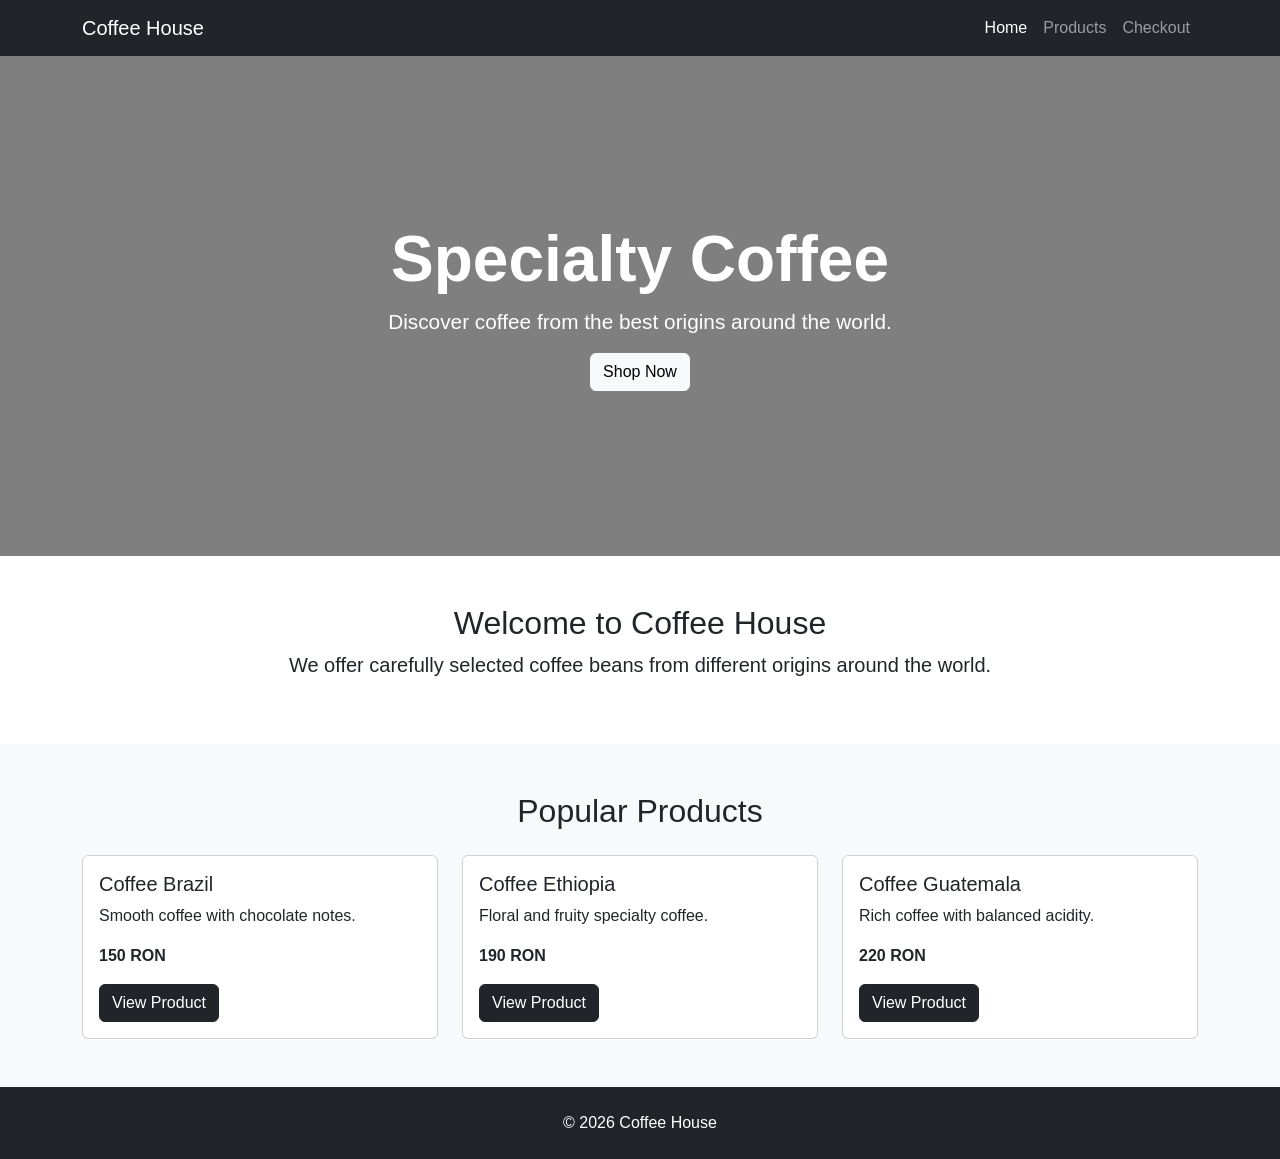
<file: index.html>
<!DOCTYPE html>
<html lang="en">
<head>
    <meta charset="UTF-8">
    <meta name="viewport" content="width=device-width, initial-scale=1.0">

    <title>Coffee House</title>

    <!-- Bootstrap 5 -->
    <link
        href="https://cdn.jsdelivr.net/npm/bootstrap@5.3.3/dist/css/bootstrap.min.css"
        rel="stylesheet"
    >

    <!-- CSS propriu -->
    <link rel="stylesheet" href="css/style.css">
</head>

<body>

    <!-- NAVBAR -->
    <nav class="navbar navbar-expand-lg navbar-dark bg-dark">
        <div class="container">

            <a class="navbar-brand" href="index.html">
                Coffee House
            </a>

            <button
                class="navbar-toggler"
                type="button"
                data-bs-toggle="collapse"
                data-bs-target="#navbarNav"
            >
                <span class="navbar-toggler-icon"></span>
            </button>

            <div class="collapse navbar-collapse" id="navbarNav">

                <ul class="navbar-nav ms-auto">

                    <li class="nav-item">
                        <a class="nav-link active" href="index.html">
                            Home
                        </a>
                    </li>

                    <li class="nav-item">
                        <a class="nav-link" href="products.html">
                            Products
                        </a>
                    </li>

                    <li class="nav-item">
                        <a class="nav-link" href="checkout.html">
                            Checkout
                        </a>
                    </li>

                </ul>

            </div>
        </div>
    </nav>


    <!-- HERO -->
    <section class="hero">

        <div class="container text-center">

            <h1>Specialty Coffee</h1>

            <p>
                Discover coffee from the best origins around the world.
            </p>

            <a href="products.html" class="btn btn-light">
                Shop Now
            </a>

        </div>

    </section>


    <!-- ABOUT -->
    <section class="py-5">

        <div class="container text-center">

            <h2>Welcome to Coffee House</h2>

            <p class="lead">
                We offer carefully selected coffee beans from
                different origins around the world.
            </p>

        </div>

    </section>


    <!-- PRODUCTS -->
    <section class="py-5 bg-light">

        <div class="container">

            <h2 class="text-center mb-4">
                Popular Products
            </h2>

            <div class="row g-4">

                <div class="col-12 col-md-6 col-lg-4">

                    <div class="card h-100">

                        <div class="card-body">

                            <h5 class="card-title">
                                Coffee Brazil
                            </h5>

                            <p class="card-text">
                                Smooth coffee with chocolate notes.
                            </p>

                            <p class="fw-bold">
                                150 RON
                            </p>

                            <a
                                href="products.html"
                                class="btn btn-dark"
                            >
                                View Product
                            </a>

                        </div>

                    </div>

                </div>


                <div class="col-12 col-md-6 col-lg-4">

                    <div class="card h-100">

                        <div class="card-body">

                            <h5 class="card-title">
                                Coffee Ethiopia
                            </h5>

                            <p class="card-text">
                                Floral and fruity specialty coffee.
                            </p>

                            <p class="fw-bold">
                                190 RON
                            </p>

                            <a
                                href="products.html"
                                class="btn btn-dark"
                            >
                                View Product
                            </a>

                        </div>

                    </div>

                </div>


                <div class="col-12 col-md-6 col-lg-4">

                    <div class="card h-100">

                        <div class="card-body">

                            <h5 class="card-title">
                                Coffee Guatemala
                            </h5>

                            <p class="card-text">
                                Rich coffee with balanced acidity.
                            </p>

                            <p class="fw-bold">
                                220 RON
                            </p>

                            <a
                                href="products.html"
                                class="btn btn-dark"
                            >
                                View Product
                            </a>

                        </div>

                    </div>

                </div>

            </div>

        </div>

    </section>


    <!-- FOOTER -->
    <footer class="bg-dark text-white text-center py-4">

        <p class="mb-0">
            © 2026 Coffee House
        </p>

    </footer>


    <!-- Bootstrap JavaScript -->
    <script
        src="https://cdn.jsdelivr.net/npm/bootstrap@5.3.3/dist/js/bootstrap.bundle.min.js">
    </script>

</body>
</html>
</file>
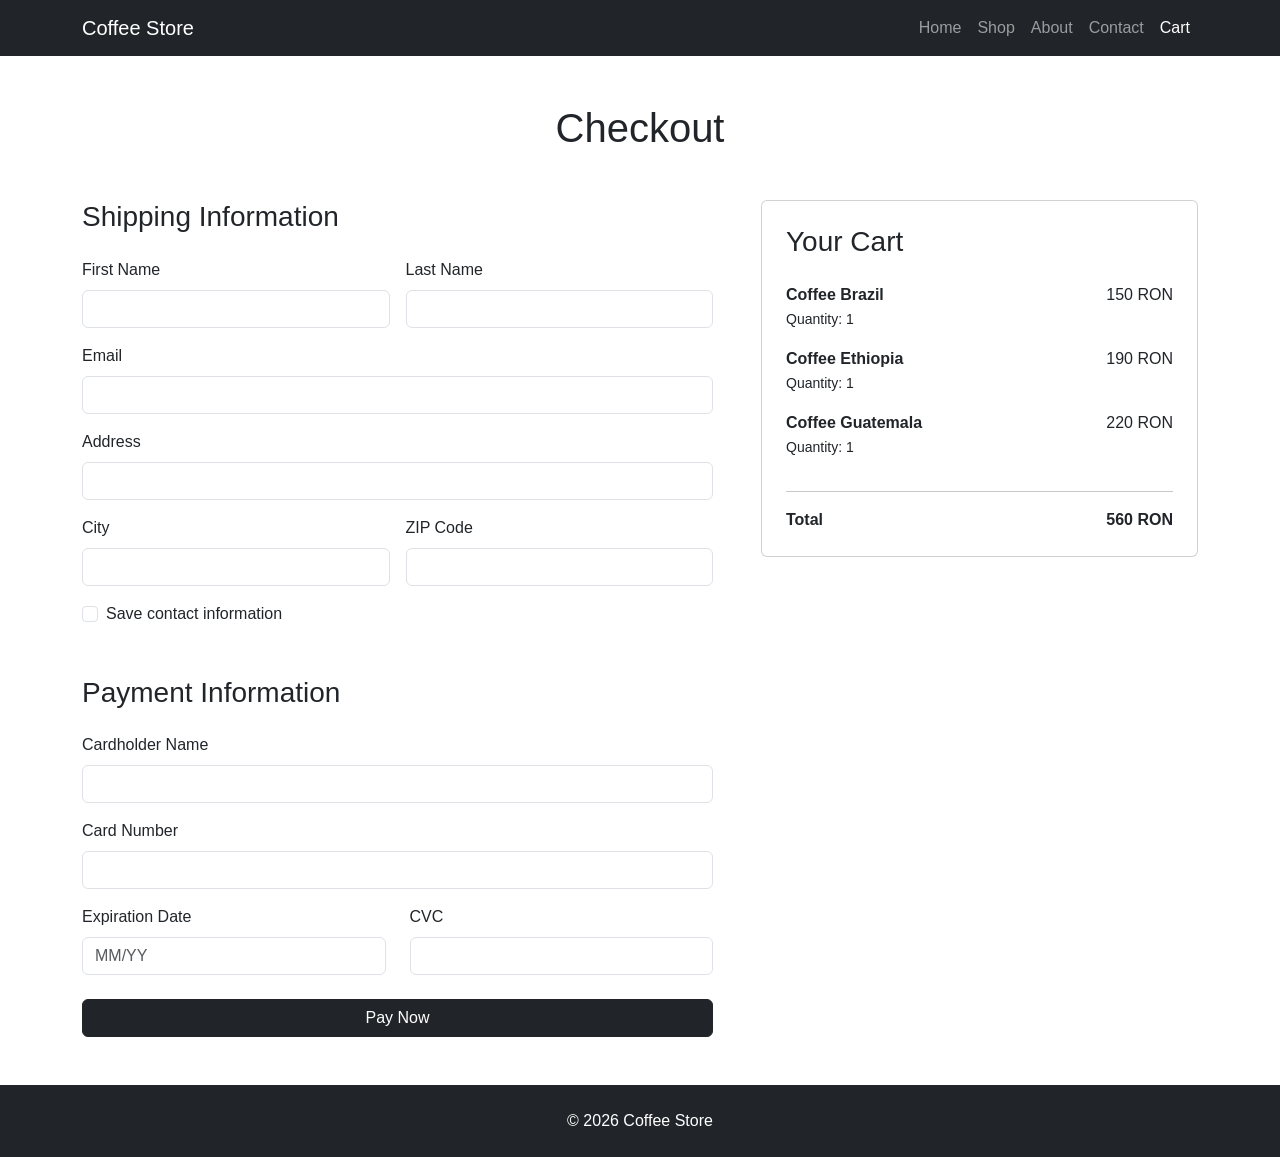
<file: checkout.html>
<!DOCTYPE html>
<html lang="en">
  <head>
    <meta charset="UTF-8" />
    <meta name="viewport" content="width=device-width, initial-scale=1.0" />

    <link
      href="https://cdn.jsdelivr.net/npm/bootstrap@5.3.3/dist/css/bootstrap.min.css"
      rel="stylesheet"
    />

    <link rel="stylesheet" href="css/style.css" />

    <title>Checkout - Coffee Store</title>
  </head>

  <body>
    <!-- Header -->
    <header>
      <nav class="navbar navbar-expand-lg navbar-dark bg-dark">
        <div class="container">
          <a class="navbar-brand" href="index.html">
            Coffee Store
          </a>

          <button
            class="navbar-toggler"
            type="button"
            data-bs-toggle="collapse"
            data-bs-target="#mainNavbar"
          >
            <span class="navbar-toggler-icon"></span>
          </button>

          <div class="collapse navbar-collapse" id="mainNavbar">
            <ul class="navbar-nav ms-auto">
              <li class="nav-item">
                <a class="nav-link" href="index.html">Home</a>
              </li>

              <li class="nav-item">
                <a class="nav-link" href="products.html">Shop</a>
              </li>

              <li class="nav-item">
                <a class="nav-link" href="#">About</a>
              </li>

              <li class="nav-item">
                <a class="nav-link" href="#">Contact</a>
              </li>

              <li class="nav-item">
                <a class="nav-link active" href="checkout.html">Cart</a>
              </li>
            </ul>
          </div>
        </div>
      </nav>
    </header>

    <!-- Main -->
    <main>
      <section class="container py-5">
        <h1 class="text-center mb-5">Checkout</h1>

        <div class="row g-5">

          <!-- Customer information -->
          <div class="col-12 col-lg-7">

            <h3 class="mb-4">Shipping Information</h3>

            <form>
              <div class="row g-3">

                <div class="col-md-6">
                  <label for="firstName" class="form-label">
                    First Name
                  </label>

                  <input
                    type="text"
                    class="form-control"
                    id="firstName"
                  />
                </div>

                <div class="col-md-6">
                  <label for="lastName" class="form-label">
                    Last Name
                  </label>

                  <input
                    type="text"
                    class="form-control"
                    id="lastName"
                  />
                </div>

                <div class="col-12">
                  <label for="email" class="form-label">
                    Email
                  </label>

                  <input
                    type="email"
                    class="form-control"
                    id="email"
                  />
                </div>

                <div class="col-12">
                  <label for="address" class="form-label">
                    Address
                  </label>

                  <input
                    type="text"
                    class="form-control"
                    id="address"
                  />
                </div>

                <div class="col-md-6">
                  <label for="city" class="form-label">
                    City
                  </label>

                  <input
                    type="text"
                    class="form-control"
                    id="city"
                  />
                </div>

                <div class="col-md-6">
                  <label for="zip" class="form-label">
                    ZIP Code
                  </label>

                  <input
                    type="text"
                    class="form-control"
                    id="zip"
                  />
                </div>

                <div class="col-12">
                  <div class="form-check">
                    <input
                      class="form-check-input"
                      type="checkbox"
                      id="saveInfo"
                    />

                    <label
                      class="form-check-label"
                      for="saveInfo"
                    >
                      Save contact information
                    </label>
                  </div>
                </div>

              </div>
            </form>

            <!-- Payment -->
            <h3 class="mt-5 mb-4">Payment Information</h3>

            <form>
              <div class="mb-3">
                <label for="cardName" class="form-label">
                  Cardholder Name
                </label>

                <input
                  type="text"
                  class="form-control"
                  id="cardName"
                />
              </div>

              <div class="mb-3">
                <label for="cardNumber" class="form-label">
                  Card Number
                </label>

                <input
                  type="text"
                  class="form-control"
                  id="cardNumber"
                />
              </div>

              <div class="row">
                <div class="col-md-6">
                  <label for="expiration" class="form-label">
                    Expiration Date
                  </label>

                  <input
                    type="text"
                    class="form-control"
                    id="expiration"
                    placeholder="MM/YY"
                  />
                </div>

                <div class="col-md-6">
                  <label for="cvc" class="form-label">
                    CVC
                  </label>

                  <input
                    type="text"
                    class="form-control"
                    id="cvc"
                  />
                </div>
              </div>

              <button
                type="submit"
                class="btn btn-dark w-100 mt-4"
              >
                Pay Now
              </button>
            </form>

          </div>

          <!-- Order summary -->
          <div class="col-12 col-lg-5">

            <div class="card p-4">

              <h3 class="mb-4">Your Cart</h3>

              <div class="d-flex justify-content-between mb-3">
                <div>
                  <strong>Coffee Brazil</strong>
                  <br />
                  <small>Quantity: 1</small>
                </div>

                <span>150 RON</span>
              </div>

              <div class="d-flex justify-content-between mb-3">
                <div>
                  <strong>Coffee Ethiopia</strong>
                  <br />
                  <small>Quantity: 1</small>
                </div>

                <span>190 RON</span>
              </div>

              <div class="d-flex justify-content-between mb-3">
                <div>
                  <strong>Coffee Guatemala</strong>
                  <br />
                  <small>Quantity: 1</small>
                </div>

                <span>220 RON</span>
              </div>

              <hr />

              <div class="d-flex justify-content-between">
                <strong>Total</strong>
                <strong>560 RON</strong>
              </div>

            </div>

          </div>

        </div>
      </section>
    </main>

    <!-- Footer -->
    <footer class="bg-dark text-white py-4">
      <div class="container text-center">
        <p class="mb-0">
          &copy; 2026 Coffee Store
        </p>
      </div>
    </footer>

    <script
      src="https://cdn.jsdelivr.net/npm/bootstrap@5.3.3/dist/js/bootstrap.bundle.min.js"
    ></script>
  </body>
</html>
</file>
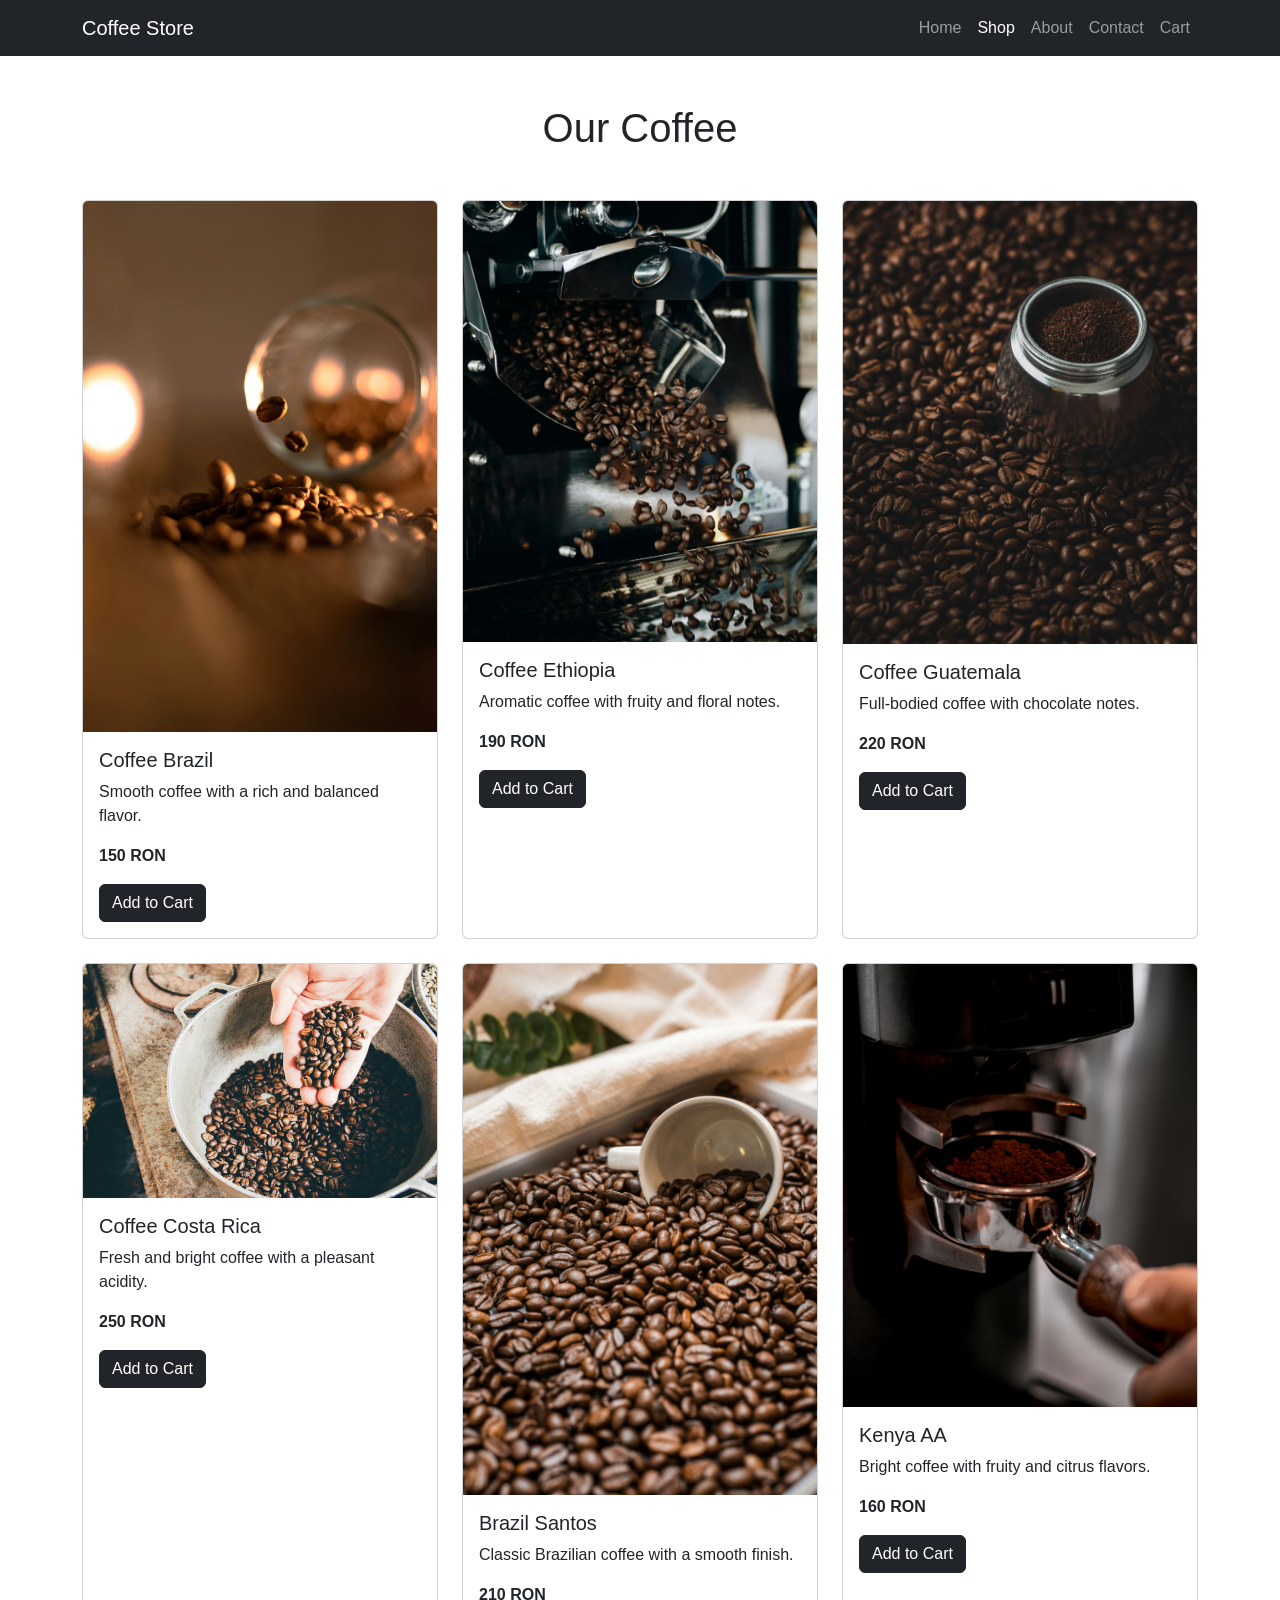
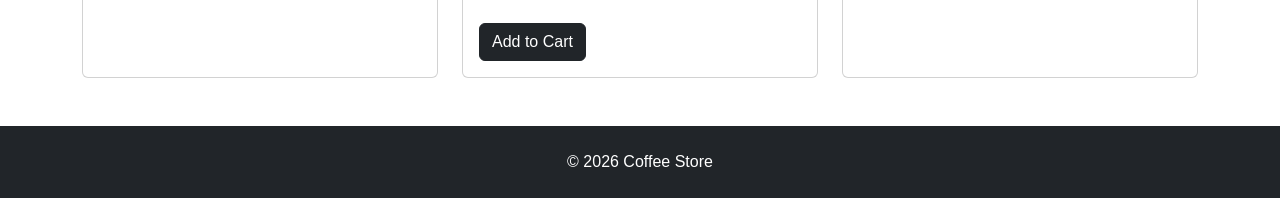
<file: products.html>
<!DOCTYPE html>
<html lang="en">
  <head>
    <meta charset="UTF-8" />
    <meta name="viewport" content="width=device-width, initial-scale=1.0" />

    <link
      href="https://cdn.jsdelivr.net/npm/bootstrap@5.3.3/dist/css/bootstrap.min.css"
      rel="stylesheet"
    />

    <link rel="stylesheet" href="css/style.css" />

    <title>Shop - Coffee Store</title>
  </head>

  <body>
    <!-- Header -->
    <header>
      <nav class="navbar navbar-expand-lg navbar-dark bg-dark">
        <div class="container">
          <a class="navbar-brand" href="index.html">
            Coffee Store
          </a>

          <button
            class="navbar-toggler"
            type="button"
            data-bs-toggle="collapse"
            data-bs-target="#mainNavbar"
          >
            <span class="navbar-toggler-icon"></span>
          </button>

          <div class="collapse navbar-collapse" id="mainNavbar">
            <ul class="navbar-nav ms-auto">
              <li class="nav-item">
                <a class="nav-link" href="index.html">Home</a>
              </li>

              <li class="nav-item">
                <a class="nav-link active" href="products.html">Shop</a>
              </li>

              <li class="nav-item">
                <a class="nav-link" href="#">About</a>
              </li>

              <li class="nav-item">
                <a class="nav-link" href="#">Contact</a>
              </li>

              <li class="nav-item">
                <a class="nav-link" href="checkout.html">Cart</a>
              </li>
            </ul>
          </div>
        </div>
      </nav>
    </header>

    <!-- Main -->
    <main>
      <section class="container py-5">
        <h1 class="text-center mb-5">Our Coffee</h1>

        <div class="row g-4">

          <!-- Product 1 -->
          <div class="col-12 col-sm-6 col-lg-4">
            <div class="card h-100">
              <img
                src="images/coffe-3.jpg"
                class="card-img-top"
                alt="Coffee Brazil"
              />

              <div class="card-body">
                <h5 class="card-title">Coffee Brazil</h5>

                <p class="card-text">
                  Smooth coffee with a rich and balanced flavor.
                </p>

                <p class="fw-bold">150 RON</p>

                <button class="btn btn-dark">
                  Add to Cart
                </button>
              </div>
            </div>
          </div>

          <!-- Product 2 -->
          <div class="col-12 col-sm-6 col-lg-4">
            <div class="card h-100">
              <img
                src="images/coffe-4.jpg"
                class="card-img-top"
                alt="Coffee Ethiopia"
              />

              <div class="card-body">
                <h5 class="card-title">Coffee Ethiopia</h5>

                <p class="card-text">
                  Aromatic coffee with fruity and floral notes.
                </p>

                <p class="fw-bold">190 RON</p>

                <button class="btn btn-dark">
                  Add to Cart
                </button>
              </div>
            </div>
          </div>

          <!-- Product 3 -->
          <div class="col-12 col-sm-6 col-lg-4">
            <div class="card h-100">
              <img
                src="images/coffe-5.jpg"
                class="card-img-top"
                alt="Coffee Guatemala"
              />

              <div class="card-body">
                <h5 class="card-title">Coffee Guatemala</h5>

                <p class="card-text">
                  Full-bodied coffee with chocolate notes.
                </p>

                <p class="fw-bold">220 RON</p>

                <button class="btn btn-dark">
                  Add to Cart
                </button>
              </div>
            </div>
          </div>

          <!-- Product 4 -->
          <div class="col-12 col-sm-6 col-lg-4">
            <div class="card h-100">
              <img
                src="images/coffe-6.jpg"
                class="card-img-top"
                alt="Coffee Costa Rica"
              />

              <div class="card-body">
                <h5 class="card-title">Coffee Costa Rica</h5>

                <p class="card-text">
                  Fresh and bright coffee with a pleasant acidity.
                </p>

                <p class="fw-bold">250 RON</p>

                <button class="btn btn-dark">
                  Add to Cart
                </button>
              </div>
            </div>
          </div>

          <!-- Product 5 -->
          <div class="col-12 col-sm-6 col-lg-4">
            <div class="card h-100">
              <img
                src="images/coffe-7.jpg"
                class="card-img-top"
                alt="Brazil Santos"
              />

              <div class="card-body">
                <h5 class="card-title">Brazil Santos</h5>

                <p class="card-text">
                  Classic Brazilian coffee with a smooth finish.
                </p>

                <p class="fw-bold">210 RON</p>

                <button class="btn btn-dark">
                  Add to Cart
                </button>
              </div>
            </div>
          </div>

          <!-- Product 6 -->
          <div class="col-12 col-sm-6 col-lg-4">
            <div class="card h-100">
              <img
                src="images/coffe-8.jpg"
                class="card-img-top"
                alt="Kenya AA"
              />

              <div class="card-body">
                <h5 class="card-title">Kenya AA</h5>

                <p class="card-text">
                  Bright coffee with fruity and citrus flavors.
                </p>

                <p class="fw-bold">160 RON</p>

                <button class="btn btn-dark">
                  Add to Cart
                </button>
              </div>
            </div>
          </div>

        </div>
      </section>
    </main>

    <!-- Footer -->
    <footer class="bg-dark text-white py-4">
      <div class="container text-center">
        <p class="mb-0">
          &copy; 2026 Coffee Store
        </p>
      </div>
    </footer>

    <script
      src="https://cdn.jsdelivr.net/npm/bootstrap@5.3.3/dist/js/bootstrap.bundle.min.js"
    ></script>
  </body>
</html>
</file>
<file: css/style.css>
body {
    font-family: Arial, Helvetica, sans-serif;
}


/* HERO */

.hero {
    min-height: 500px;

    display: flex;
    align-items: center;
    justify-content: center;

    background:
        linear-gradient(
            rgba(0, 0, 0, 0.5),
            rgba(0, 0, 0, 0.5)
        ),
        url("https://images.unsplash.com/photo-1495474472287-4d71bcdd2085")
        center / cover no-repeat;

    color: white;
}


.hero h1 {
    font-size: 4rem;
    font-weight: bold;
}


.hero p {
    font-size: 1.3rem;
}


.card {
    transition: transform 0.2s;
}


.card:hover {
    transform: translateY(-5px);
}
</file>
